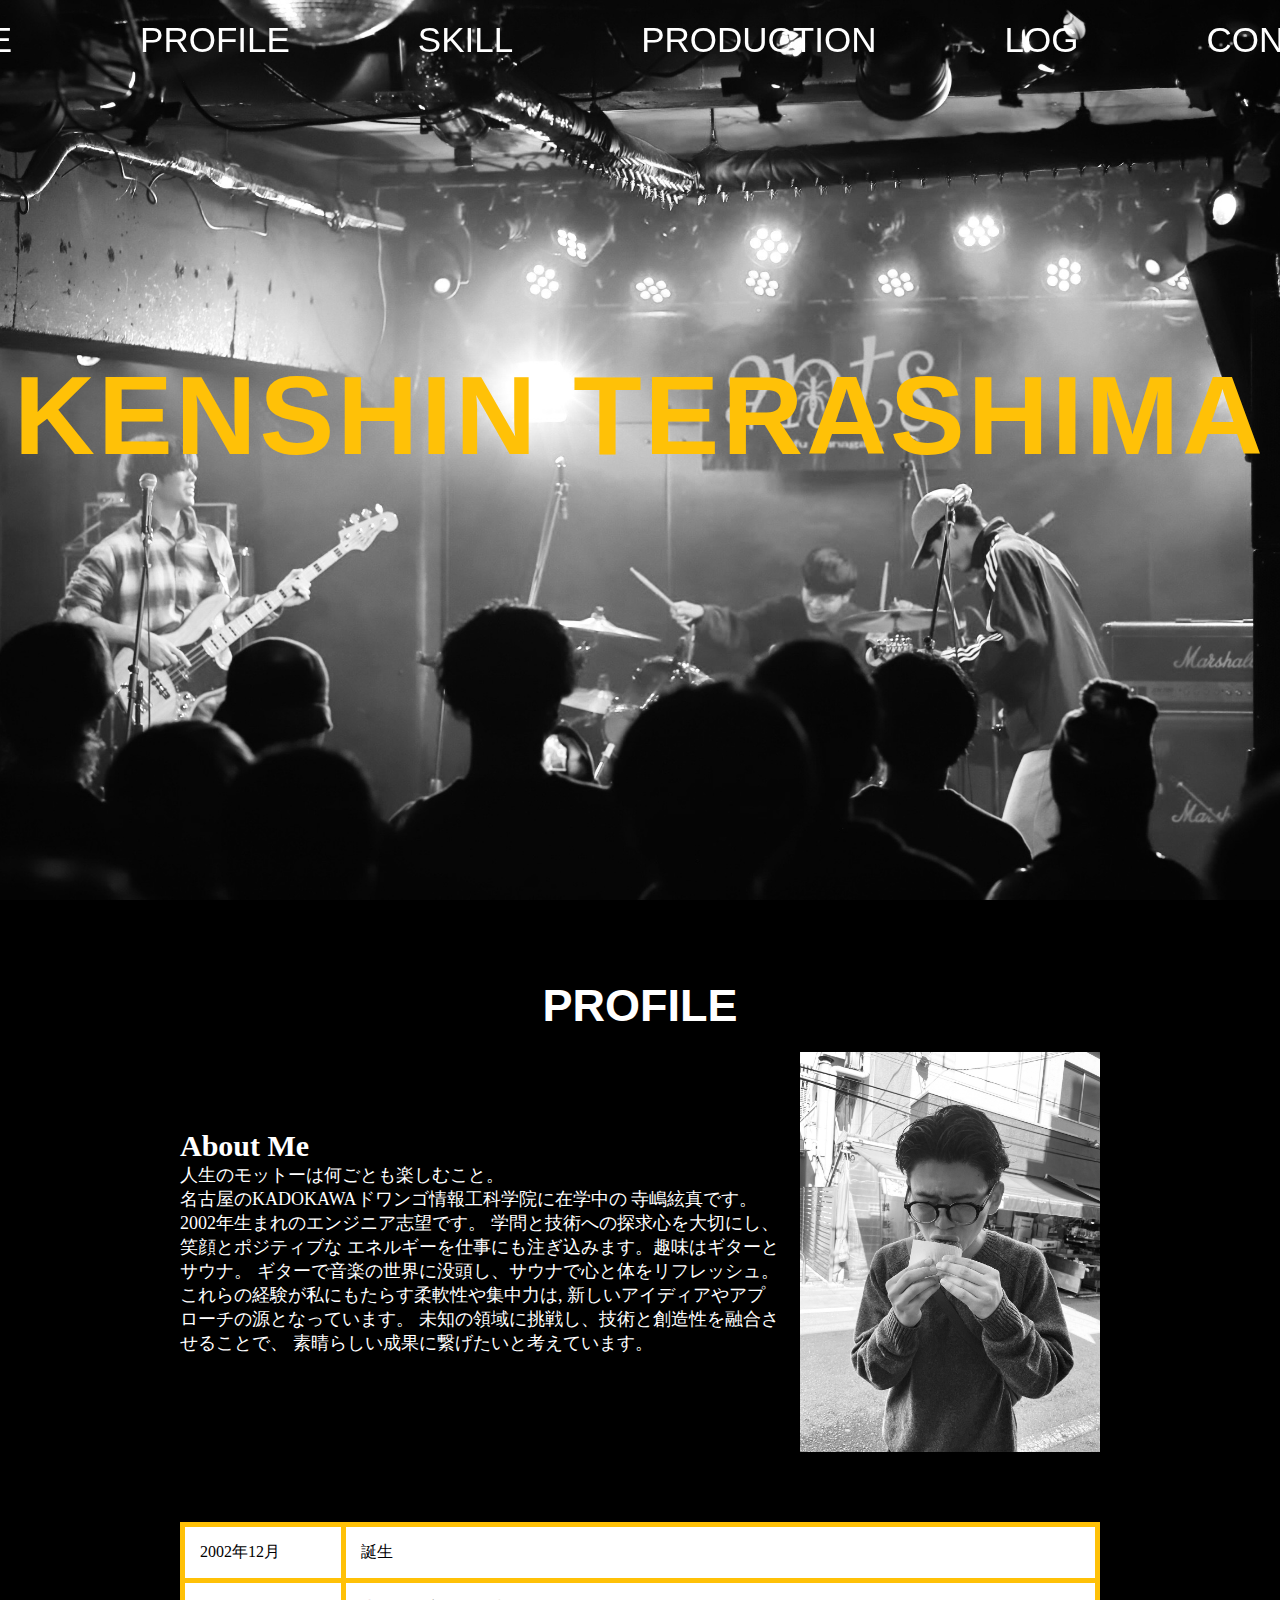
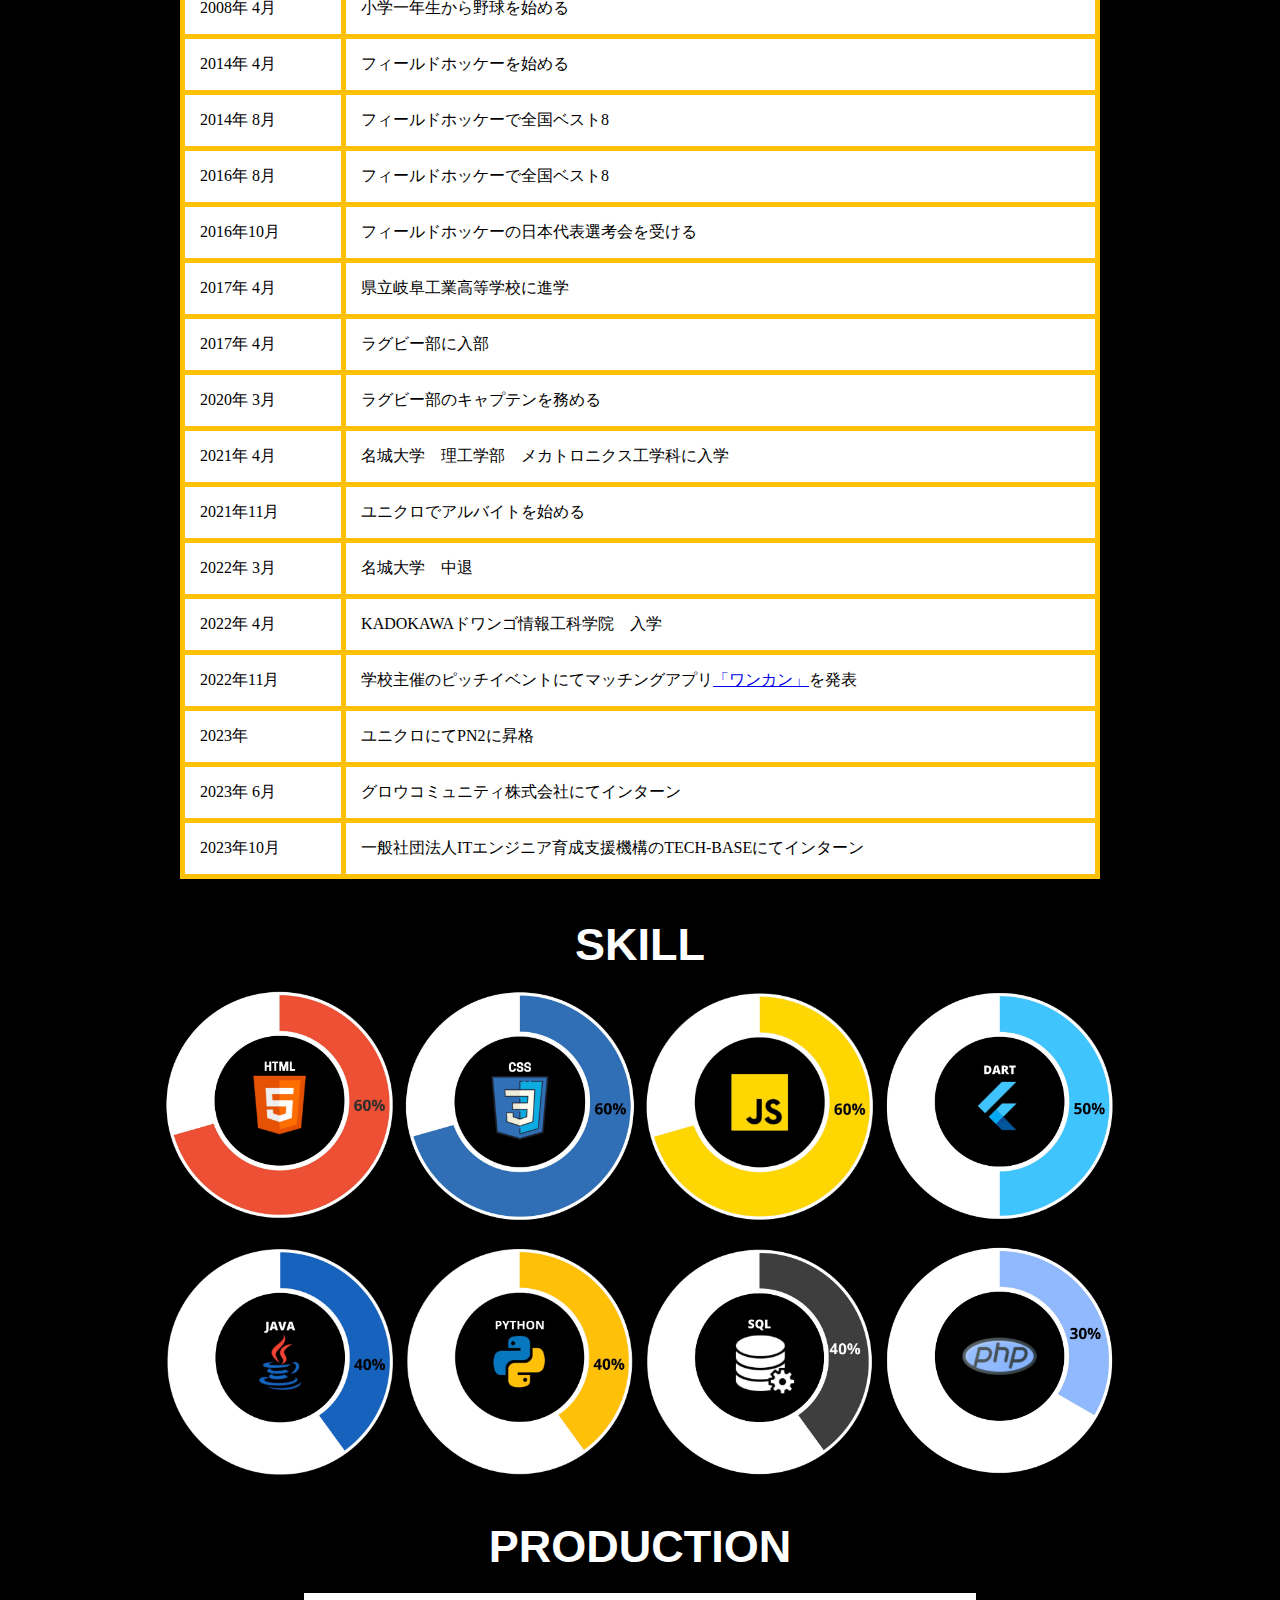
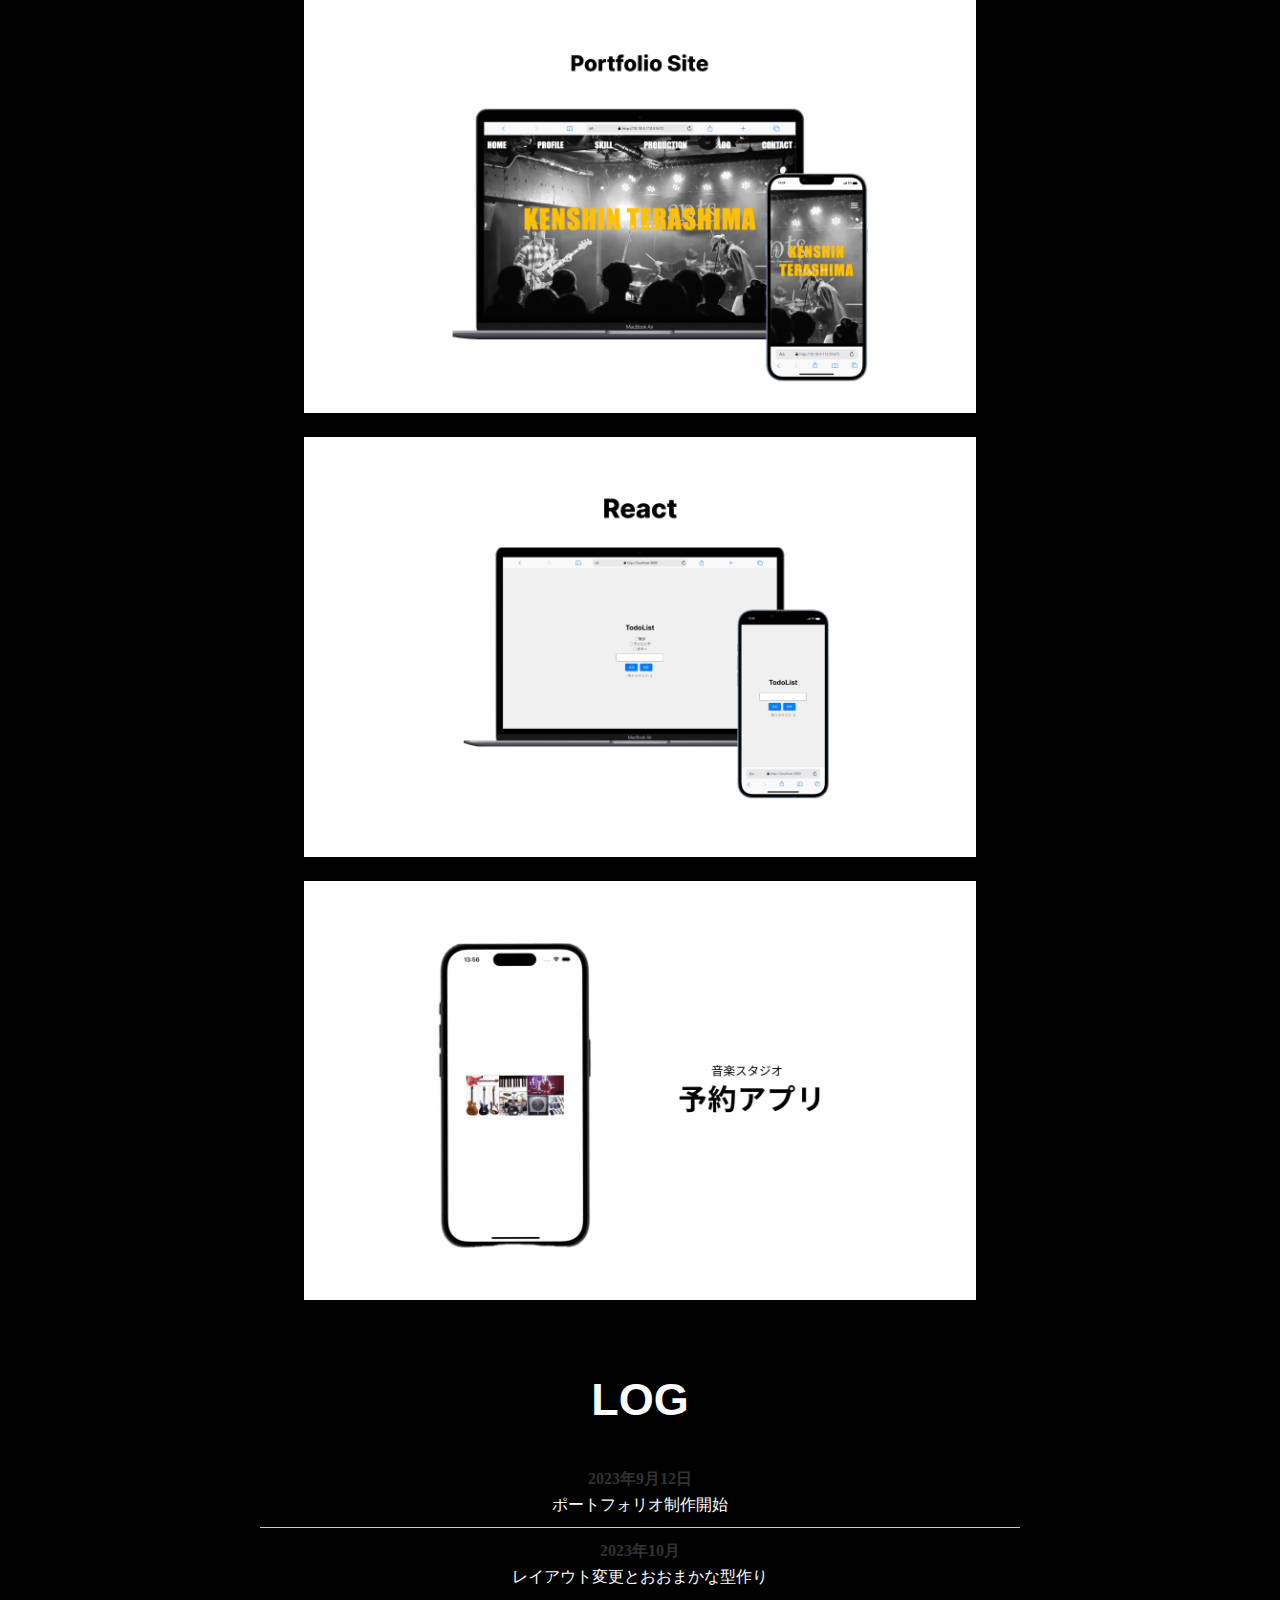
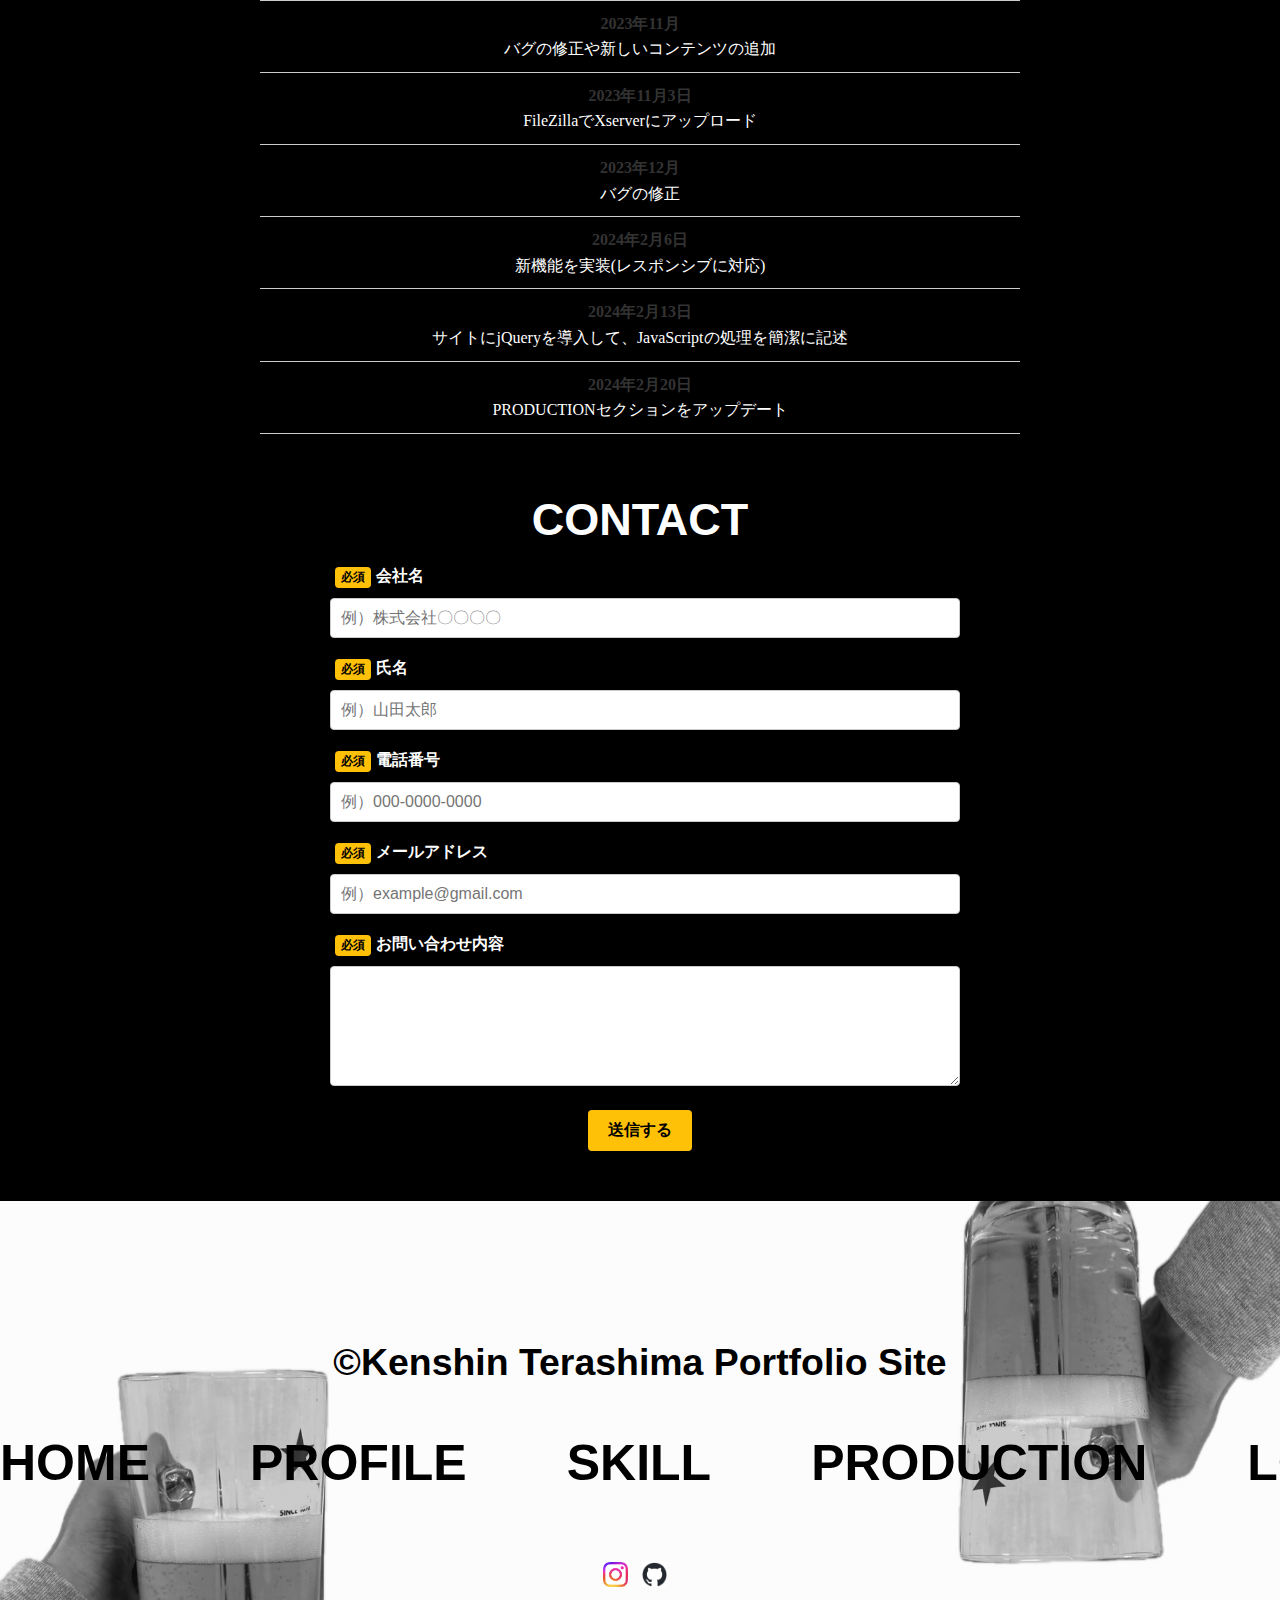
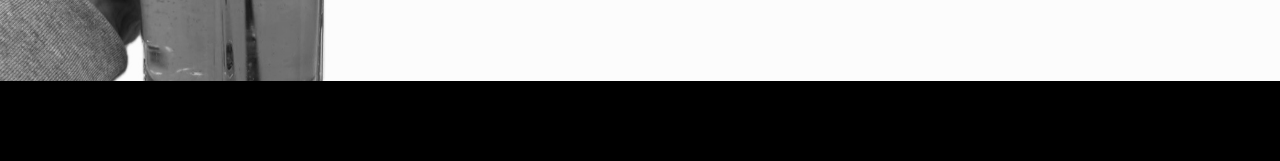
<file: index.html>
<!DOCTYPE html>
<html lang="ja">
<head>
    <meta charset="UTF-8">
    <meta name="viewport" content="width=device-width, initial-scale=1.0">
    <link rel="icon" type="image/jpeg" href="images/けんしんくんのコラージュ.jpeg">
    <script src="https://ajax.googleapis.com/ajax/libs/jquery/3.4.1/jquery.min.js"></script>
    <link rel="stylesheet" href="style.css">
    <script type="text/javascript" src="script.js"></script>
    <title>Kenshin Terashima</title>
</head>
<body>

    
    <!-------------------------------- ここからheader ------------------------------------------------------------>


    <header class="fixed-header">
        <div class="box box-nav">
            <ul class="inner-nav">
                <li class="menu"><a href="#Main">HOME</a></li>
                <li class="menu"><a href="#Kenshin-Profile">PROFILE</a></li>
                <li class="menu"><a href="#Kenshin-Skill">SKILL</a></li>
                <li class="menu"><a href="#Kenshin-Production">PRODUCTION</a></li>
                <li class="menu"><a href="#Kenshin-Log">LOG</a></li>
                <li class="menu"><a href="#contact-form">CONTACT</a></li>
            </ul>
        </div>
        <!-- ハンバーガーメニューの中身 -->
        <div class="hamburger">
            <div class="btn-gNav">
                <span></span>
                <span></span>
                <span></span>
            </div>
            <nav class="gNav">
                <ul class="gNav-menu">
                    <li class="menu"><a href="#Main">Main</a></li>
                    <li class="menu"><a href="#Kenshin-Profile">PROFILE</a></li>
                    <li class="menu"><a href="#Kenshin-Skill">SKILL</a></li>
                    <li class="menu"><a href="#Kenshin-Production">PRODUCTION</a></li>
                    <li class="menu"><a href="#Kenshin-Log">LOG</a></li>
                    <li class="menu"><a href="#contact-form">CONTACT</a></li>
                </ul>
            </nav>
        </div>
    </header>


    <!-------------------------------- ここからファーストビュー ------------------------------------------------------------>


    <main id="Main">
        <h1>KENSHIN TERASHIMA</h1>
    </main>

<!-------------------------------- ここからPROFILE ------------------------------------------------------------>

<section id="Kenshin-Profile" class="PROFILE">
  <h2 class="section_title">PROFILE</h2>
  <div class="Profile">
    <div class="Text_Profile">
        <h2>About Me</h2>
        <p>
            人生のモットーは何ごとも楽しむこと。<br>
            名古屋のKADOKAWAドワンゴ情報工科学院に在学中の
            寺嶋絃真です。2002年生まれのエンジニア志望です。
            学問と技術への探求心を大切にし、笑顔とポジティブな
            エネルギーを仕事にも注ぎ込みます。趣味はギターとサウナ。
            ギターで音楽の世界に没頭し、サウナで心と体をリフレッシュ。
            これらの経験が私にもたらす柔軟性や集中力は,
            新しいアイディアやアプローチの源となっています。
            未知の領域に挑戦し、技術と創造性を融合させることで、
            素晴らしい成果に繋げたいと考えています。
        </p>
    </div>
    <img src="images/SENDAI_Me.jpg">
  </div>
</section>


<!-------------------------------- ここからMY HISTORY ------------------------------------------------------------>

    <div class="History">
      <table>
        <tr>
            <td>2002年12月</td>
            <td>誕生</td>
        </tr>
        <tr>
            <td>2008年 4月</td>
            <td>小学一年生から野球を始める</td>
        </tr>
        <tr>
            <td>2014年 4月</td>
            <td>フィールドホッケーを始める</td>
        </tr>
        <tr>
            <td>2014年 8月</td>
            <td>フィールドホッケーで全国ベスト8</td>
        </tr>
        <tr>
            <td>2016年 8月</td>
            <td>フィールドホッケーで全国ベスト8</td>
        </tr>
        <tr>
            <td>2016年10月</td>
            <td>フィールドホッケーの日本代表選考会を受ける</td>
        </tr>
        <tr>
            <td>2017年 4月</td>
            <td>県立岐阜工業高等学校に進学</td>
        </tr>
        <tr>
            <td>2017年 4月</td>
            <td>ラグビー部に入部</td>
        </tr>
        <tr>
            <td>2020年 3月</td>
            <td>ラグビー部のキャプテンを務める</td>
        </tr>
        <tr>
            <td>2021年 4月</td>
            <td>名城大学　理工学部　メカトロニクス工学科に入学</td>
        </tr>
        <tr>
            <td>2021年11月</td>
            <td>ユニクロでアルバイトを始める</td>
        </tr>
        <tr>
            <td>2022年 3月</td>
            <td>名城大学　中退</td>
        </tr>
        <tr>
            <td>2022年 4月</td>
            <td>KADOKAWAドワンゴ情報工科学院　入学</td>
        </tr>
        <tr>
            <td>2022年11月</td>
            <td>学校主催のピッチイベントにてマッチングアプリ<a href="images/Wankan_寺田寺嶋.pdf" target="_blank" class="Wankan">「ワンカン」</a>を発表</td>
        </tr>
        <tr>
            <td>2023年</td>
            <td>ユニクロにてPN2に昇格</td>
        </tr>
        <tr>
            <td>2023年 6月</td>
            <td>グロウコミュニティ株式会社にてインターン</td>
        </tr>
        <tr>
            <td>2023年10月</td>
            <td>一般社団法人ITエンジニア育成支援機構のTECH-BASEにてインターン</td>
        </tr>
    </table>
    </div>
</section>

<!-- ------------------------------SKILL--------------------------- -->

<section id="Kenshin-Skill" class="SKILL">
    <h2 class="section_title">SKILL</h2>
    <div class="Skill-images">
            <div class="skill-info">
                <img src="images/HTML.jpg" alt="HTML" class="HTML-image">
                <div class="mask">
                    <div class="caption">このサイトの制作に使用しています。</div>
                </div>
            </div>

            <div class="skill-info">
                <img src="images/CSS.jpg" alt="HTML" class="HTML-image">
                <div class="mask">
                    <div class="caption">このサイトの制作に使用しています。</div>
                </div>
            </div>

            <div class="skill-info">
                <img src="images/JS.jpg" alt="JS" class="JS-image">
                <div class="mask">
                    <div class="caption">このサイトの制作に使用しています。</div>
                </div>
            </div>

            <div class="skill-info">
                <img src="images/Dart.jpg" alt="Dart" class="Dart-image">
                <div class="mask">
                    <div class="caption">
                        個人制作としてiosアプリの開発を行っております。
                        次のセクションにて紹介してあります。
                    </div>
                </div>
            </div>

            <div class="skill-info">
                <img src="images/Java.jpg" alt="Java" class="Java-image">
                <div class="mask">
                    <div class="caption">
                        3ヶ月間、グロウコミュニティ株式会社にてインターンを行いました。
                        Javaのカリキュラムを終わらせ、ログイン機能などを実装しました。
                    </div>
                </div>
            </div>

            <div class="skill-info">
                <img src="images/Python.jpg" alt="Python" class="Python-image">
                <div class="mask">
                    <div class="caption">
                        専門学校での授業とpaizaのスキルチェックはpythonを使っています。
                        実務経験はありません。
                    </div>
                </div>
            </div>

            <div class="skill-info">
                <img src="images/SQL.jpg" alt="SQL" class="SQL-image">
                <div class="mask">
                    <div class="caption">グロウコミュニティ株式会社のインターンの際にDBを紐付けた実装を行いました。</div>
                </div>
            </div>

            <div class="skill-info">
                <img src="images/php.jpg" alt="php" class="php-image">
                <div class="mask">
                    <div class="caption">
                        このサイトの最下部のコンタクトフォームに使用しています。
                    </div>
                </div>
            </div>
    </div>

</section>


<!-------------------------------- ここからPRODUCTION ------------------------------------------------------------>


<section id="Kenshin-Production" class="PRODUCTION">
    <h2 class="section_title">PRODUCTION</h2>

    <div class="Production_List">

        <div class="PortFolio the-img">
            <img src="images/Portfolio_Site_image.jpg" alt="Portfolio_Site_image">
            <div class="hover-mask">
                <p class="about"><a href="../About_PortFolio/PortfolioSite.html">
                    詳しく見る
                </a></p>
            </div>
        </div>

        
        <div class="React_App the-img">
            <img src="images/React_App_todoList.jpg" alt="React_App">
            <div class="hover-mask">
                <p class="about"><a href="/About_React_App/React_App.html">
                    詳しく見る
                </a></p>
            </div>
        </div>

        <div class="Flutter_App the-img">
            <img src="images/Flutter_App_KSG.jpg" alt="Flutter_App">
            <div class="hover-mask">
                <p class="about"><a href="/About_Flutter_App/Flutter_App.html">
                    詳しく見る
                </a></p>
            </div>
        </div>

    </div>

</section>


<!-- ------------------------------ここからLOG--------------------------------- -->

<section id="Kenshin-Log" class="LOG">

    <h2 class="section_title">LOG</h2>
        <div class="update">
          <span class="date">2023年9月12日</span>
          <p>ポートフォリオ制作開始</p>
        </div>

        <div class="update">
          <span class="date">2023年10月</span>
          <p>レイアウト変更とおおまかな型作り</p>
        </div>

	    <div class="update">
          <span class="date">2023年11月</span>
          <p>バグの修正や新しいコンテンツの追加</p>
        </div>

        <div class="update">
          <span class="date">2023年11月3日</span>
          <p>FileZillaでXserverにアップロード</p>
        </div>

        <div class="update">
            <span class="date">2023年12月</span>
            <p>バグの修正</p>
          </div>

        <div class="update">
          <span class="date">2024年2月6日</span>
          <p>新機能を実装(レスポンシブに対応)</p>
        </div>

        <div class="update">
            <span class="date">2024年2月13日</span>
            <p>サイトにjQueryを導入して、JavaScriptの処理を簡潔に記述</p>
        </div>  
        
        <div class="update">
            <span class="date">2024年2月20日</span>
            <p>PRODUCTIONセクションをアップデート</p>
        </div>
        
    </div>

</section>

<!-------------------------------- ここからお問い合わせフォーム ------------------------------------------------------------>

<form id="contact-form" action="send-email.php" method="post" onsubmit="return submitForm()">

    <h2 class="section_title">CONTACT</h2>
    <div class="Form-Item">
      <p class="Form-Item-Label">
        <span class="Form-Item-Label-Required">必須</span>会社名
      </p>
      <input type="text" class="Form-Item-Input" placeholder="例）株式会社〇〇〇〇" name="companyName">
    </div>
    <div class="Form-Item">
      <p class="Form-Item-Label"><span class="Form-Item-Label-Required">必須</span>氏名</p>
      <input type="text" class="Form-Item-Input" placeholder="例）山田太郎" name="name">
    </div>
    <div class="Form-Item">
      <p class="Form-Item-Label"><span class="Form-Item-Label-Required">必須</span>電話番号</p>
      <input type="text" class="Form-Item-Input" placeholder="例）000-0000-0000" name="phoneNumber">
    </div>
    <div class="Form-Item">
      <p class="Form-Item-Label"><span class="Form-Item-Label-Required">必須</span>メールアドレス</p>
      <input type="email" class="Form-Item-Input" placeholder="例）example@gmail.com" name="email">
    </div>
    <div class="Form-Item">
      <p class="Form-Item-Label isMsg"><span class="Form-Item-Label-Required">必須</span>お問い合わせ内容</p>
      <textarea class="Form-Item-Textarea" name="message"></textarea>
    </div>
    <input type="submit" class="Form-Btn" value="送信する">
</form>

<div id="confirmation-message" style="display: none;">送信が完了しました</div>


<!-- 送信した後に、サンクスページの作成をする -->


<!-------------------------------- ここからFooter ------------------------------------------------------------>

<footer>
    <div class="footer-content">

        <div class="site-name">
            <h3><a href="#">©Kenshin Terashima Portfolio Site</a></h3>
        </div>


        <div class="footer-menu">
            <ul>
                <li><a href="#Main">HOME</a></li>
                <li><a href="#Kenshin-Profile">PROFILE</a></li>            
                <li><a href="#Kenshin-Skill">SKILL</a></li>
                <li><a href="#Kenshin-Production">PRODUCTION</a></li>
                <li><a href="#Kenshin-Log">LOG</a></li>
                <li><a href="#contact-form">CONTACT</a></li>

                <li><a href="#Main">HOME</a></li>
                <li><a href="#Kenshin-Profile">PROFILE</a></li>
                <li><a href="#Kenshin-Skill">SKILL</a></li>
                <li><a href="#Kenshin-Production">PRODUCTION</a></li>
                <li><a href="#Kenshin-Log">LOG</a></li>
                <li><a href="#contact-form">CONTACT</a></li>

                <li><a href="#Main">HOME</a></li>
                <li><a href="#Kenshin-Profile">PROFILE</a></li>
                <li><a href="#Kenshin-Skill">SKILL</a></li>
                <li><a href="#Kenshin-Production">PRODUCTION</a></li>
                <li><a href="#Kenshin-Log">LOG</a></li>
                <li><a href="#contact-form">CONTACT</a></li>
             </ul>
        </div>


       <div class="icon-list">
        <ul>
            <!-- <li><a href="https://twitter.com" target="_blank"><img src="images/logo-black.jpg" alt="X-icon"></a></li> -->
            <li><a href="https://www.instagram.com/__t.kenshin.__/" target=”_blank”><img src="images/Instagram_Glyph_Gradient.jpg" alt="Instagram-icon"></a></li>
            <li><a href="https://github.com/KenshinTerasima" target="_blank"><img src="images/github-mark.jpg" alt="GitHub-icon"></a></li>
        </ul>
       </div>

    </div>
</footer>


</div>
</body>
</html>
</file>
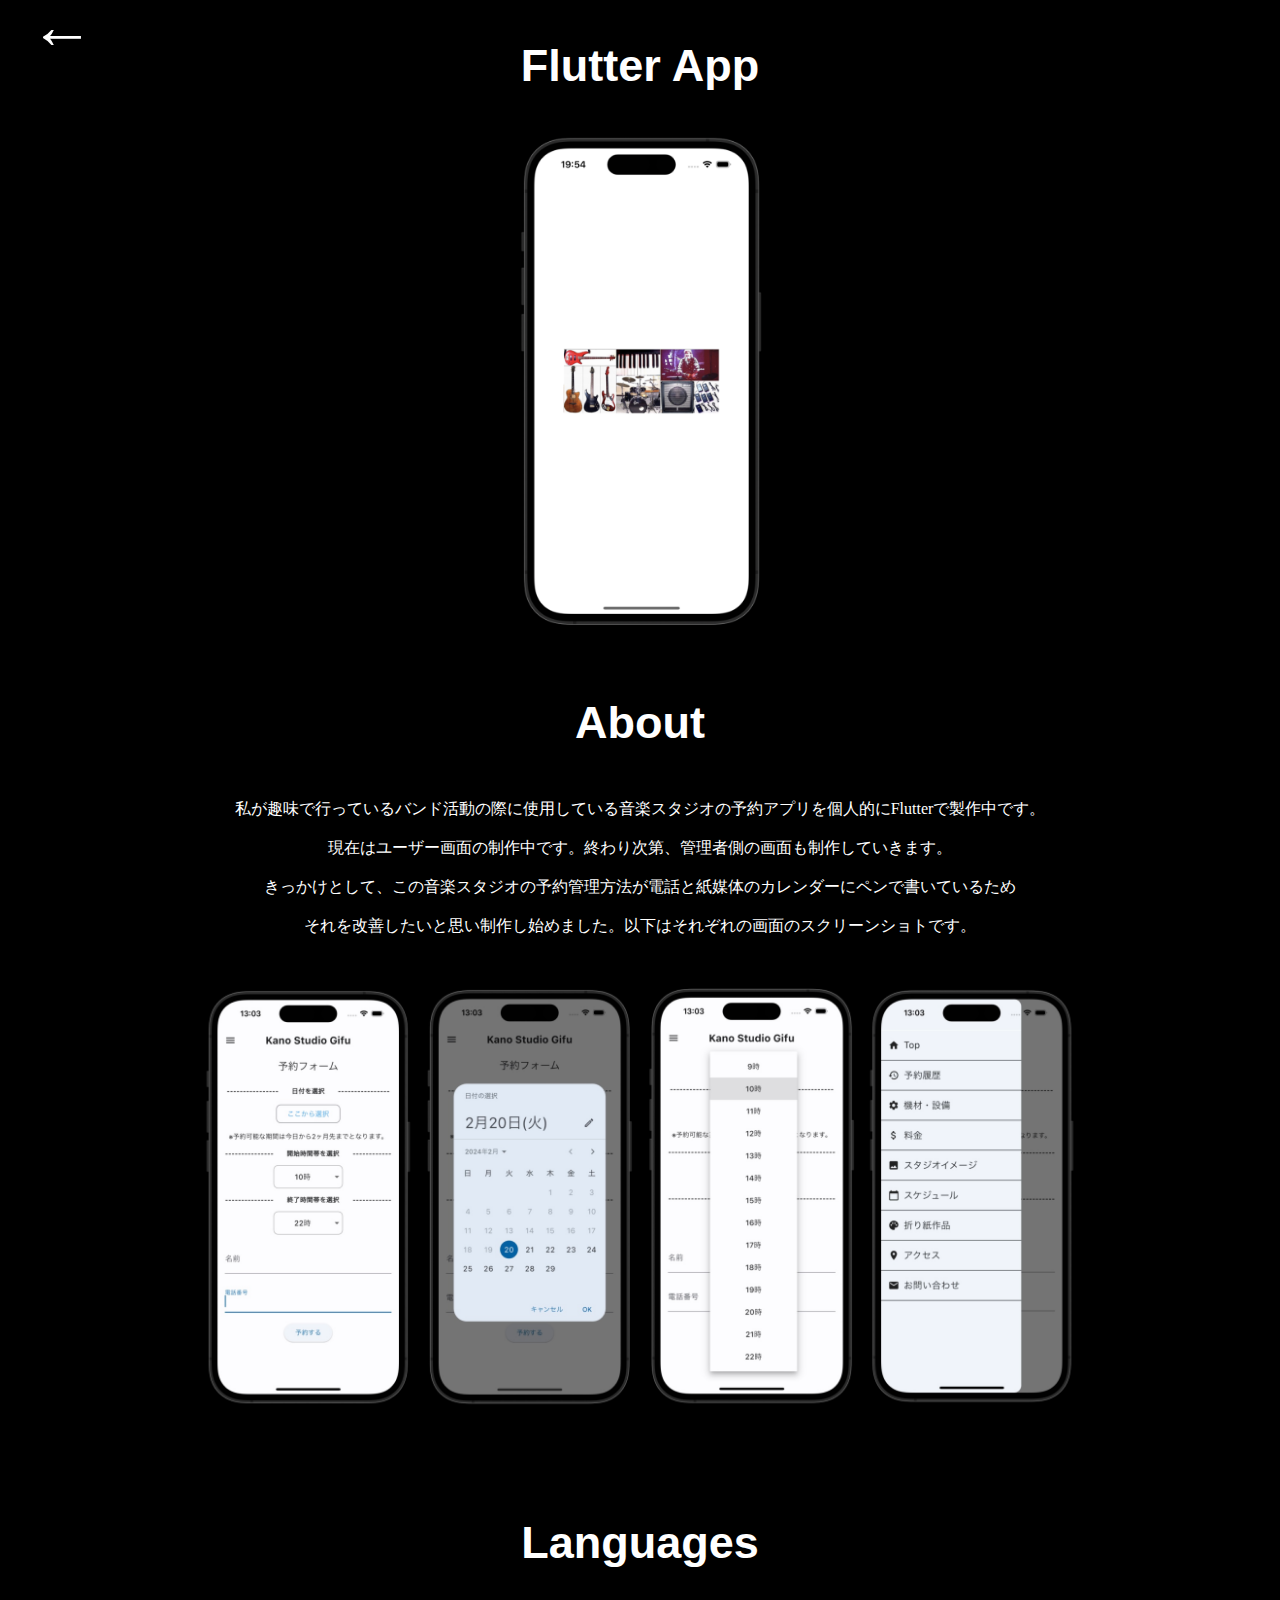
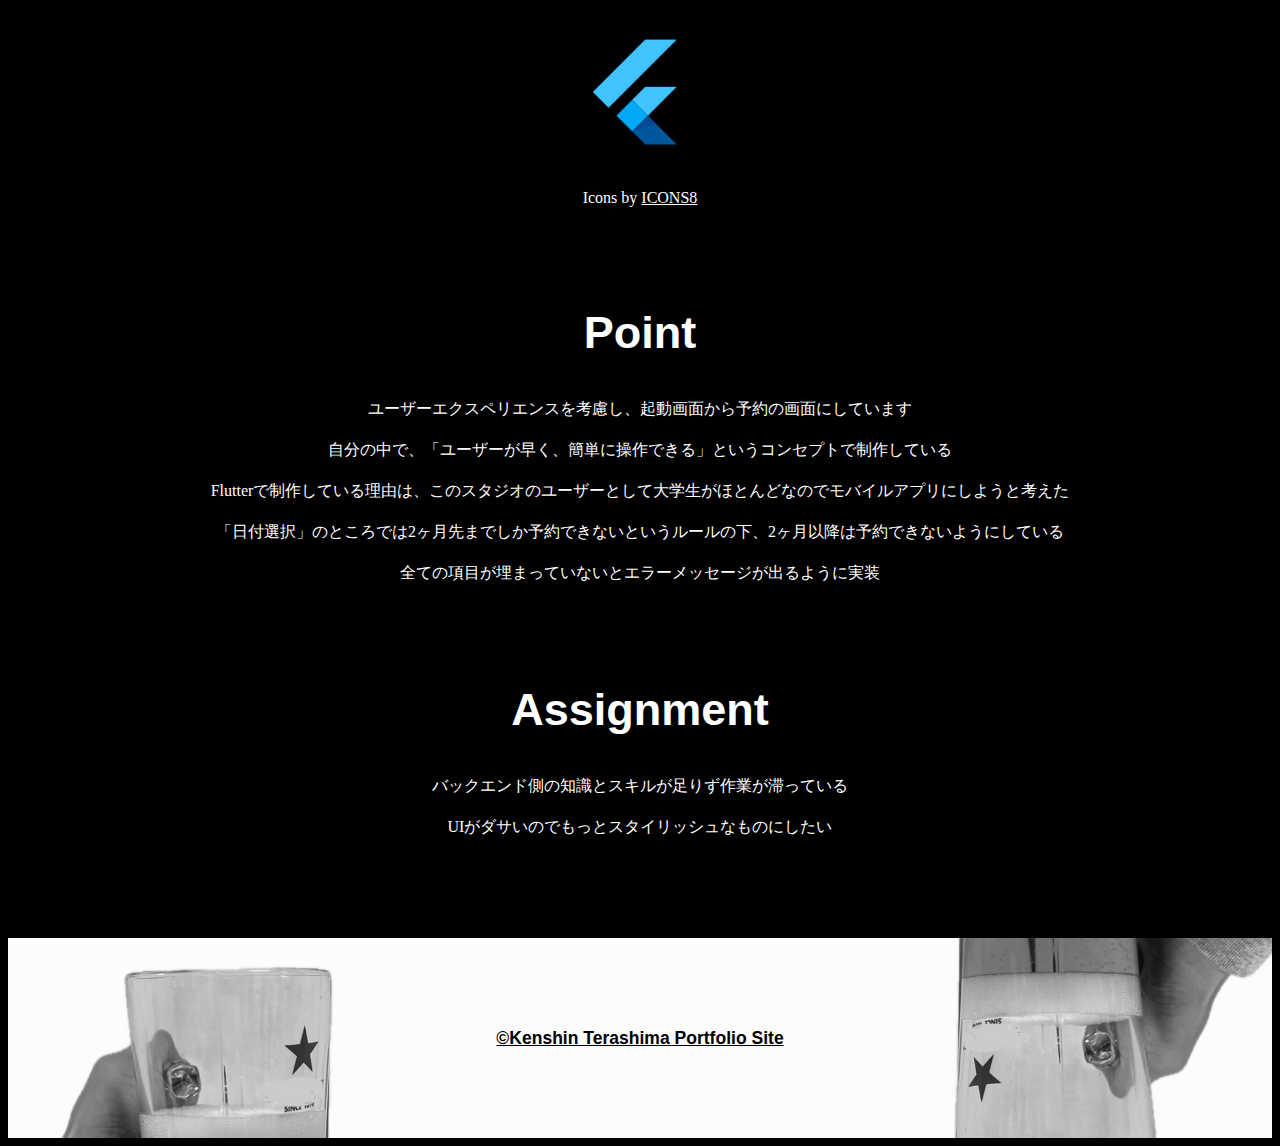
<file: About_Flutter_App/Flutter_App.html>
<!DOCTYPE html>
<html lang="ja">
<head>
    <meta charset="UTF-8">
    <meta name="viewport" content="width=device-width, initial-scale=1.0">
    <link rel="stylesheet" href="Flutter_App.css">
    <title>About Flutter App</title>
</head>
<body>

    <div class="back">
        <a href="../index.html#Kenshin-Production">←</a>
    </div>


<!-- ---------------------------main---------------------- -->
    <section class="main">
        <h2 class="section_title">Flutter App</h2>
        <div class="Images">
            <img src="images/App_Start.jpg" alt="アプリ画像">
        </div>
    </section>

<!-------------------------------about--------------------->
    <section class="about">
        <h2 class="section_title">About</h2>
        <p>私が趣味で行っているバンド活動の際に使用している音楽スタジオの予約アプリを個人的にFlutterで製作中です。<br><br>
            現在はユーザー画面の制作中です。終わり次第、管理者側の画面も制作していきます。<br><br>
            きっかけとして、この音楽スタジオの予約管理方法が電話と紙媒体のカレンダーにペンで書いているため<br><br>
            それを改善したいと思い制作し始めました。以下はそれぞれの画面のスクリーンショトです。
        </p>

        <img src="images/Flutter_App_images.jpg" alt="アプリ概要">
    </section>

<!--------------------------- languages----------------------->
    <section class="languages">
        <h2 class="section_title">Languages</h2>
            <img src="images/Dart-icon.jpg" alt="使用技術アイコン">
            <p>Icons by <a href="https://icons8.jp/icons">ICONS8</a></p>
    </section>

<!---------------------------point----------------------->
<section class="point">
    <h2 class="section_title">Point</h2>
    <div class="points">

        <li>ユーザーエクスペリエンスを考慮し、起動画面から予約の画面にしています</li>
        <li>自分の中で、「ユーザーが早く、簡単に操作できる」というコンセプトで制作している</li>
        <li>Flutterで制作している理由は、このスタジオのユーザーとして大学生がほとんどなのでモバイルアプリにしようと考えた</li>
        <li>「日付選択」のところでは2ヶ月先までしか予約できないというルールの下、2ヶ月以降は予約できないようにしている</li>
        <li>全ての項目が埋まっていないとエラーメッセージが出るように実装</li>
        
       
    </div>  
</section>   


<!-----------------------------------------assignment--------------------------  -->
<section class="assignment">
    <h2 class="section_title">Assignment</h2>
    <div class="assignments">
        <li>バックエンド側の知識とスキルが足りず作業が滞っている</li>
        <li>UIがダサいのでもっとスタイリッシュなものにしたい</li>
    </div>
</section>


<footer>
    <div class="footer-content">

        <div class="site-name">
            <h3><a href="#">©Kenshin Terashima Portfolio Site</a></h3>
        </div>

    </div>
</footer>    

</body>
</html>
</file>
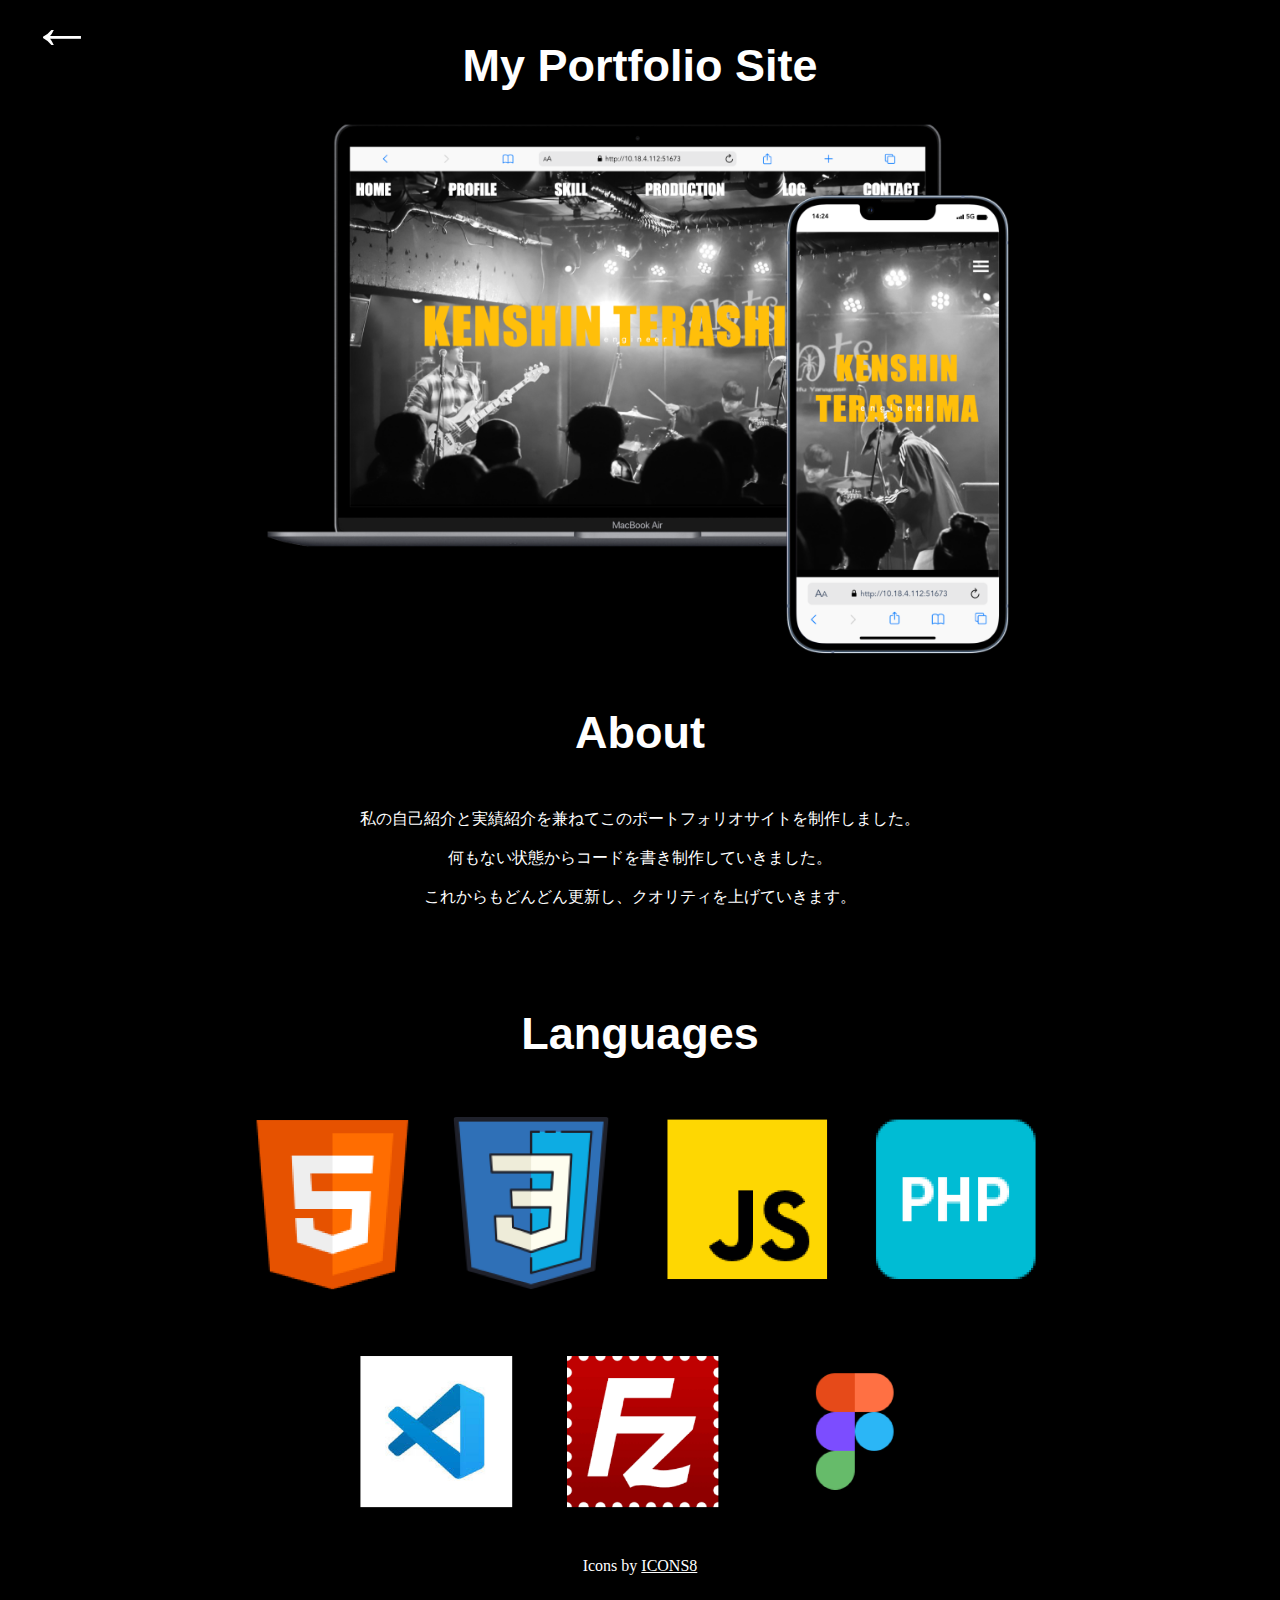
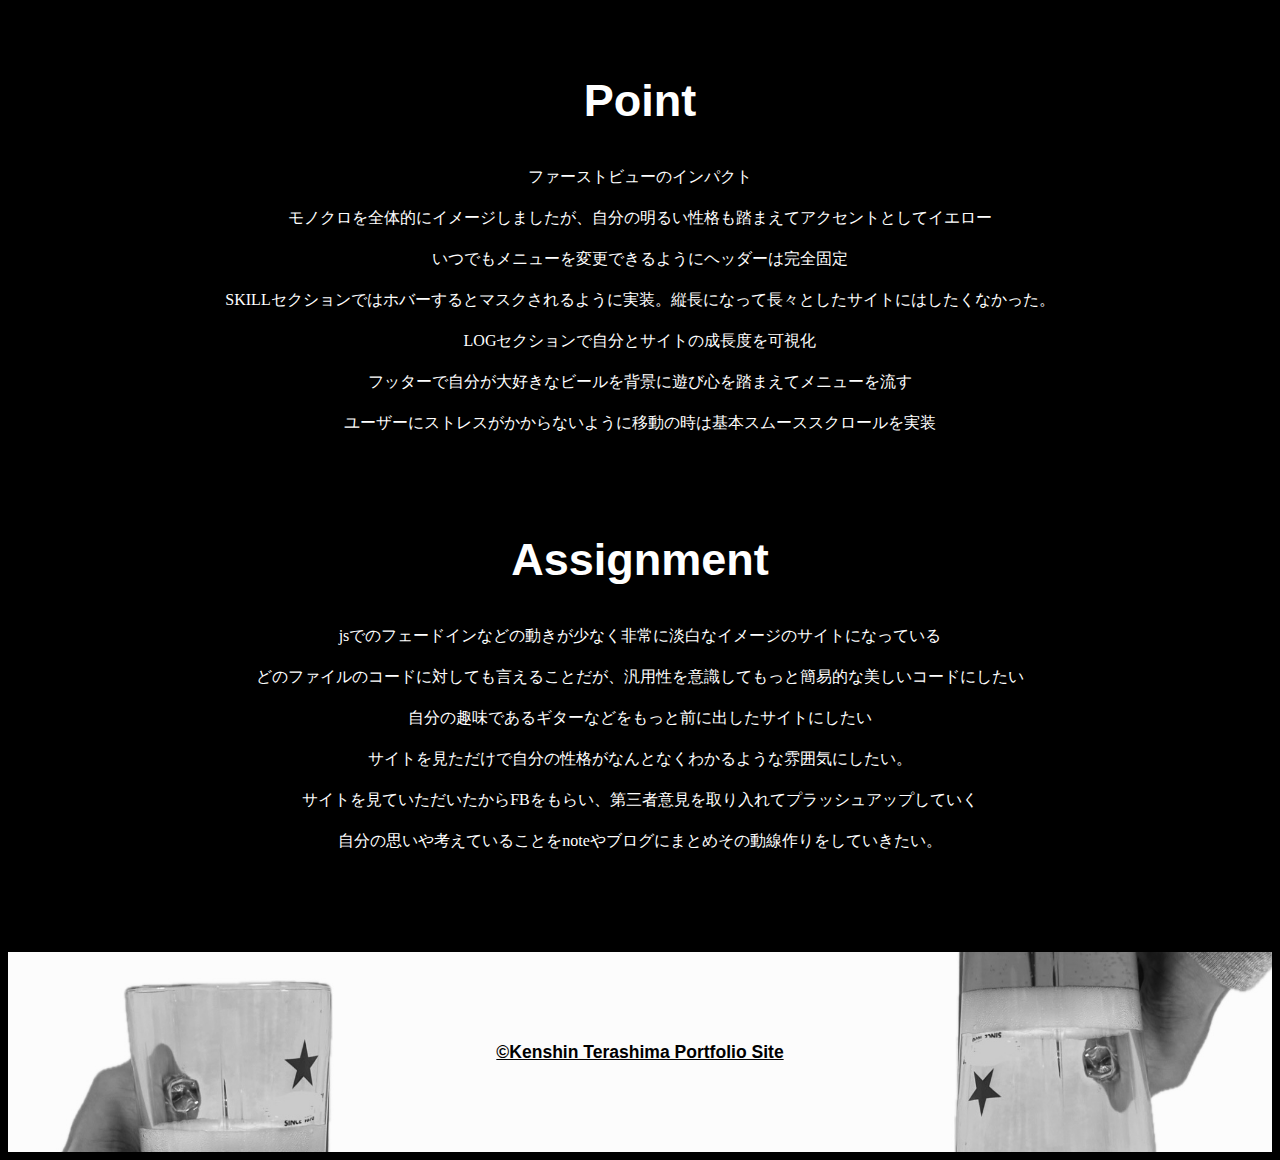
<file: About_PortFolio/PortfolioSite.html>
<!DOCTYPE html>
<html lang="ja">
<head>
    <meta charset="UTF-8">
    <meta name="viewport" content="width=device-width, initial-scale=1.0">
    <link rel="stylesheet" href="PortfolioSite.css">
    <title>About PortFolio Site</title>
</head>
<body>

    <div class="back">
        <a href="../index.html#Kenshin-Production">←</a>
    </div>


<!-- ---------------------------main---------------------- -->
    <section class="main">
        <h2 class="section_title">My Portfolio Site</h2>
        <div class="Images">
            <img src="images/PortFolio_Images.jpg" alt="ポートフォリオイメージ">
        </div>
    </section>

<!-------------------------------about--------------------->
    <section class="about">
        <h2 class="section_title">About</h2>
        <p>私の自己紹介と実績紹介を兼ねてこのポートフォリオサイトを制作しました。<br><br>
            何もない状態からコードを書き制作していきました。<br><br>
            これからもどんどん更新し、クオリティを上げていきます。
        </p>
    </section>

<!--------------------------- languages----------------------->
    <section class="languages">
        <h2 class="section_title">Languages</h2>
            <img src="images/Icons.jpg" alt="使用技術アイコン">
            <p>Icons by <a href="https://icons8.jp/icons">ICONS8</a></p>
    </section>

<!---------------------------point----------------------->
<section class="point">
    <h2 class="section_title">Point</h2>
    <div class="points">

        <li>ファーストビューのインパクト</li>
        <li>モノクロを全体的にイメージしましたが、自分の明るい性格も踏まえてアクセントとしてイエロー</li>
        <li>いつでもメニューを変更できるようにヘッダーは完全固定</li>
        <li>SKILLセクションではホバーするとマスクされるように実装。縦長になって長々としたサイトにはしたくなかった。</li>
        <li>LOGセクションで自分とサイトの成長度を可視化</li>
        <li>フッターで自分が大好きなビールを背景に遊び心を踏まえてメニューを流す</li>
        <li>ユーザーにストレスがかからないように移動の時は基本スムーススクロールを実装</li>
       
    </div>  
</section>   


<!-----------------------------------------assignment--------------------------  -->
<section class="assignment">
    <h2 class="section_title">Assignment</h2>
    <div class="assignments">
        <li>jsでのフェードインなどの動きが少なく非常に淡白なイメージのサイトになっている</li>
        <li>どのファイルのコードに対しても言えることだが、汎用性を意識してもっと簡易的な美しいコードにしたい</li>
        <li>自分の趣味であるギターなどをもっと前に出したサイトにしたい</li>
        <li>サイトを見ただけで自分の性格がなんとなくわかるような雰囲気にしたい。</li>
        <li>サイトを見ていただいたからFBをもらい、第三者意見を取り入れてプラッシュアップしていく</li>
        <li>自分の思いや考えていることをnoteやブログにまとめその動線作りをしていきたい。</li>
    </div>
</section>


<footer>
    <div class="footer-content">

        <div class="site-name">
            <h3><a href="#">©Kenshin Terashima Portfolio Site</a></h3>
        </div>

    </div>
</footer>    

</body>
</html>
</file>
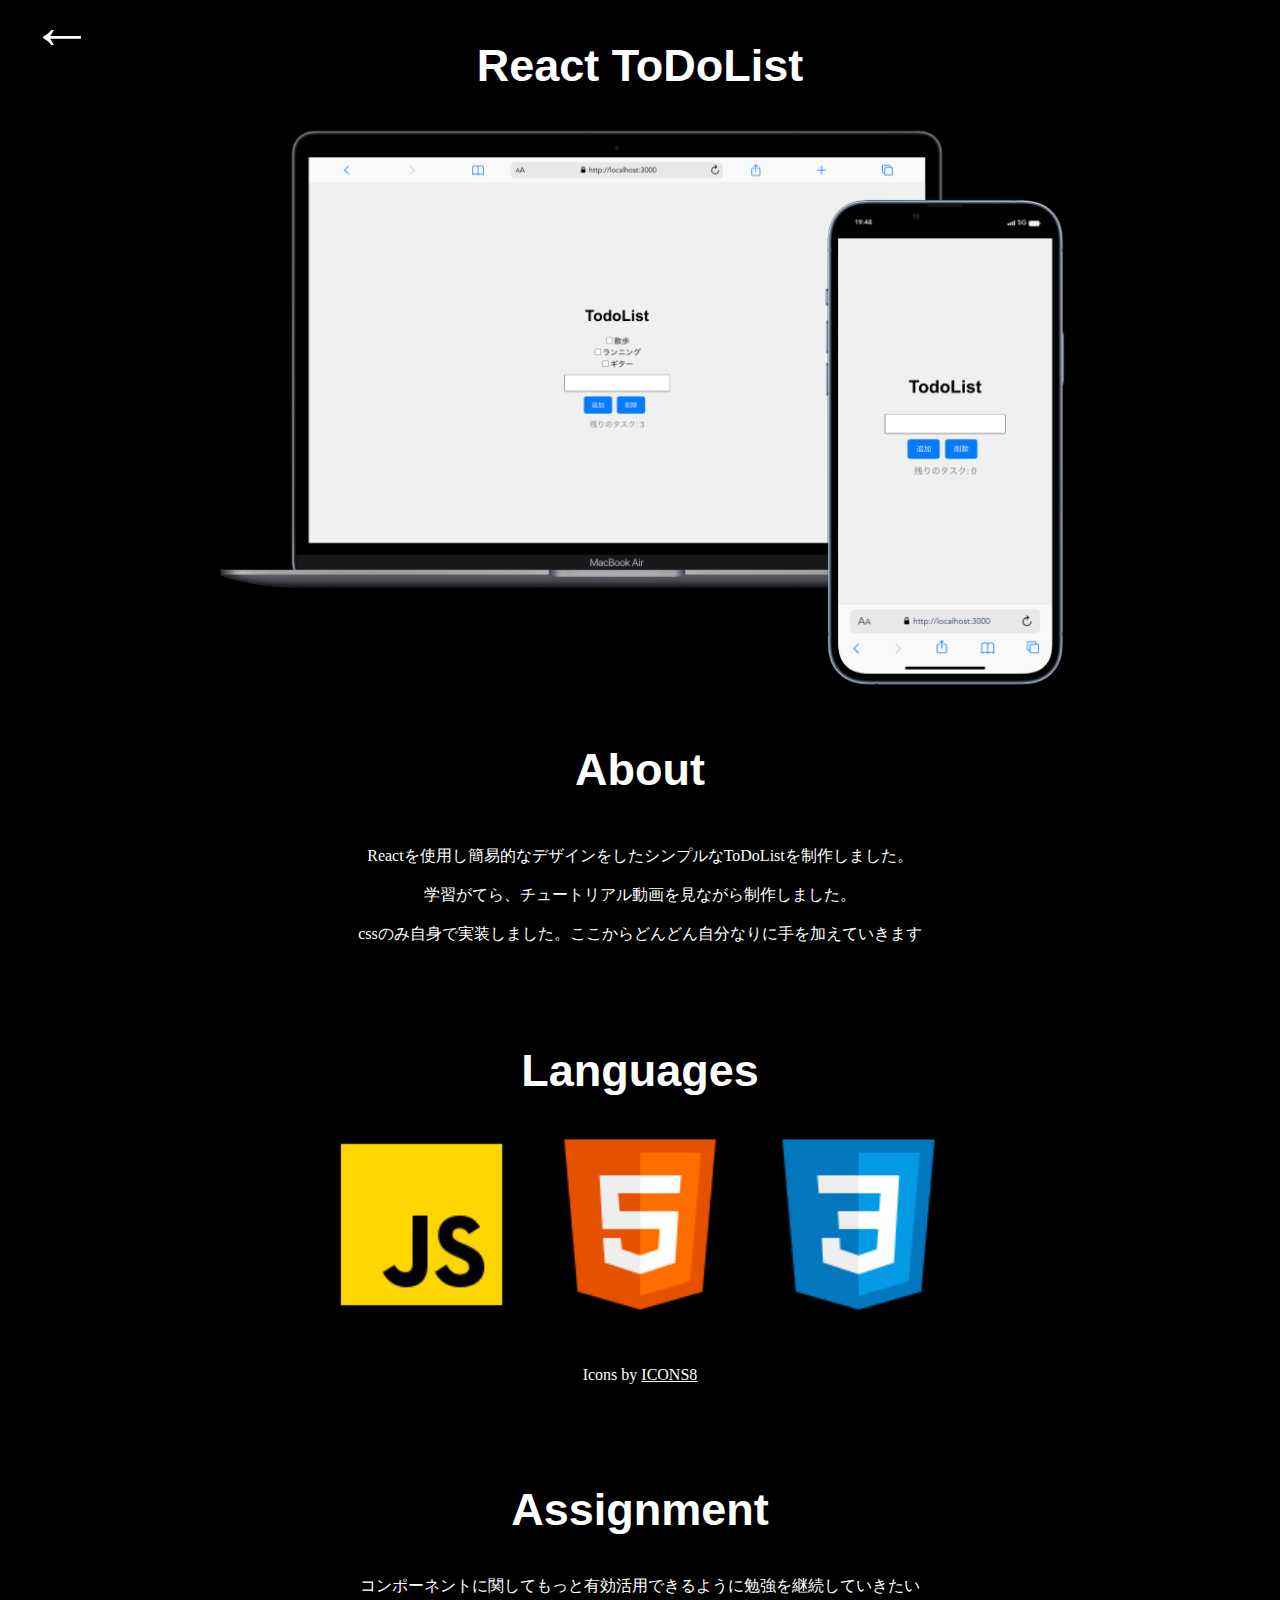
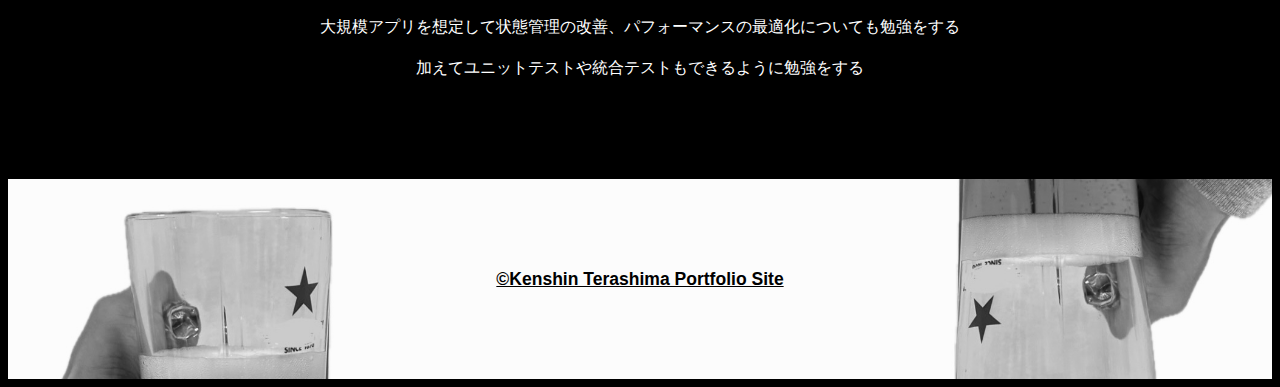
<file: About_React_App/React_App.html>
<!DOCTYPE html>
<html lang="ja">
<head>
    <meta charset="UTF-8">
    <meta name="viewport" content="width=device-width, initial-scale=1.0">
    <link rel="icon" type="image/jpeg" href="imaegs/react-icon.jpg">
    <link rel="stylesheet" href="React_App.css">
    <title>React ToDoList</title>
</head>
<body>

    <div class="back">
        <a href="../index.html#Kenshin-Production">←</a>
    </div>


<!-- ---------------------------main---------------------- -->
    <section class="main">
        <h2 class="section_title">React ToDoList</h2>
        <div class="Images">
            <img src="imaegs/TodoList_Images.jpg" alt="リアクトアプリ">
        </div>
    </section>

<!-------------------------------about--------------------->
    <section class="about">
        <h2 class="section_title">About</h2>
        <p>Reactを使用し簡易的なデザインをしたシンプルなToDoListを制作しました。<br><br>
            学習がてら、チュートリアル動画を見ながら制作しました。<br><br>
            cssのみ自身で実装しました。ここからどんどん自分なりに手を加えていきます
        </p>
    </section>

<!--------------------------- languages----------------------->
    <section class="languages">
        <h2 class="section_title">Languages</h2>
            <img src="imaegs/js-icon.jpg" alt="jsアイコン">
            <img src="imaegs/html-icon.jpg" alt="HTMLアイコン">
            <img src="imaegs/css-icon.jpg" alt="CSSアイコン">
            <p>Icons by <a href="https://icons8.jp/icons">ICONS8</a></p>
    </section>


<!-----------------------------------------assignment--------------------------  -->
<section class="assignment">
    <h2 class="section_title">Assignment</h2>
    <div class="assignments">
        <li>コンポーネントに関してもっと有効活用できるように勉強を継続していきたい</li>
        <li>大規模アプリを想定して状態管理の改善、パフォーマンスの最適化についても勉強をする</li>
        <li>加えてユニットテストや統合テストもできるように勉強をする</li>
    </div>
</section>


<footer>
    <div class="footer-content">

        <div class="site-name">
            <h3><a href="#">©Kenshin Terashima Portfolio Site</a></h3>
        </div>

    </div>
</footer>    

</body>
</html>
</file>
<file: style.css>
* {
  margin: 0;
  padding: 0;
  box-sizing: border-box;
}

body {
  color: white;
  background-color: black;
}


.section_title {
  display: inline-block;
  font-size: 45px;
  margin-bottom: 20px;
  margin-top: 20px;
  font-family: Impact, Haettenschweiler, 'Arial Narrow Bold', sans-serif;
  color: #fff;
}

/* モバイル端末向けのフォント指定 */
@media screen and (max-width: 768px) {
  body {
    font-family: -apple-system, BlinkMacSystemFont, 'Segoe UI', Roboto, Helvetica, Arial, sans-serif, 'Apple Color Emoji', 'Segoe UI Emoji', 'Segoe UI Symbol'; 
    /* iOS、Androidなどのモバイル端末で利用されるフォントファミリー */
  }
}


/* ----------------------------------------header----------------------------------------- */

.fixed-header {
  position: fixed;
  top: 0;
  width: 100%;
  z-index: 9999;
  margin-top: 20px;
}

.inner-nav {
  display: flex;
  justify-content: center;
  max-width: 960px;
  padding: 0;
  margin: 0 auto;
  line-height: 40px;
  list-style: none;
}

.menu {
  position: relative;
  padding: 0 4em;
  cursor: pointer;
}

.menu a {
  text-decoration: none;
  color: #fff;
  transition: color 0.3s ease;
  font-size: 35px;
  font-family: Impact, Haettenschweiler, 'Arial Narrow Bold', sans-serif;
  position: relative;
  transition-duration: .4s;
}

.menu a:hover {
  color: #FFC107;
  border-bottom: 5px solid #FFC107;
}



/* ハンバーガーアイコンのスタイル */
  .hamburger .btn-gNav {
    display: none; /* 初期状態で非表示 */
    cursor: pointer;
    padding: 25px;
    margin-right: -15px;
    position: absolute;
    top: 10px;
    right: 10px;
    z-index: 999;
  }

  .hamburger .btn-gNav span {
    display: block;
    width: 30px;
    height: 4px;
    background-color: #fff;
    margin-bottom: 5px;
    transition: transform 0.3s ease;
  }

  .hamburger .btn-gNav span:last-child {
    margin-bottom: 0;
  }

  /* アイコンがクリックされた時のアニメーション */
  .hamburger .btn-gNav.open span:nth-child(1) {
    transform: translateY(9px) rotate(45deg);
  }

  .hamburger .btn-gNav.open span:nth-child(2) {
    opacity: 0;
  }

  .hamburger .btn-gNav.open span:nth-child(3) {
    transform: translateY(-9px) rotate(-45deg);
  }


  /* ナビゲーションメニュー */
  .gNav {
    display: none;
    position: fixed;
    top: 0;
    left: 0;
    width: 100%;
    height: 80%;
    background-color: rgba(51, 51, 51, 0.9); /* 半透明の黒 */    
    overflow-y: auto; /* 縦方向のスクロールを有効にする */
  }
  
  .gNav.open {
    display: flex;
    justify-content: center;
    align-items: center;
  }
  
  .gNav-menu {
    list-style: none;
    padding: 0;
    margin: 0;
  }
  
  .gNav-menu li {
    margin-bottom: 40px;
  }
  
  .gNav-menu li a {
    text-decoration: none;
    color: #fff;
    font-size: 24px;
    font-weight: bold;
    padding: 15px 30px; /* メニュー項目のパディング */
    border-radius: 30px; /* メニュー項目の角を丸める */
    transition: background-color 0.3s ease; /* メニュー項目にマウスを乗せたときのアニメーション */
  }
  
  .gNav-menu li a:hover {
    background-color: #444; /* メニュー項目にマウスを乗せたときの背景色 */
  }
  

  /* メディアクエリ（画面サイズに応じてスタイルを変更） */
  @media screen and (max-width: 768px) {
    .inner-nav {
        display: none;
    }
    .hamburger .btn-gNav {
        display: block; /* メディアクエリ内で表示 */
    }
  }

/* ----------------------------------------ファーストビュー----------------------------------------- */


main {
    display: flex;
    flex-direction: column;
    justify-content: center;
    align-items: center;
    height: 110vh;
    margin-top: -80px;
    background-image: url('images/First_View.jpeg');
    background-size: cover;
    background-position: right center;
    background-attachment: fixed; /* 背景画像を固定 */
}

 main h1 {
    font-size: 7em; /* 必要に応じてサイズを調整 */
    letter-spacing: 3px;
    font-family: Impact, Haettenschweiler, 'Arial Narrow Bold', sans-serif;
    color: #FFC107 ;
}


  @media screen and (max-width: 768px) {
    main {
      background-image: url('images/mobile_firstview.jpg');
      background-size: 100%;
    }
    main h1 {
      font-size: 4em;
      text-align: center;
    }
  }


/* ---------------------------------------PROFILE--------------------------------- */

.PROFILE {
  text-align: center;
  background-color: black;
  color: #fff;
  padding: 50px 20px;
  margin: 0 auto;
  max-width: 960px;
  overflow: hidden; /* クリアフィックスを追加 */
}

.Profile {
  display: flex;
  align-items: center;

  img{
    max-width: 100%; /* 最大幅を100%に設定 */
    height: auto;
    width: 300px;
    margin-left: 20px;
  }
  
  .Text_Profile {
    text-align: left;
    height: auto;
    font-size: 20px;
  
    p {
      font-size: 18px;
      margin-bottom: 20px;
    }
  }

}





/* メディアクエリ */
@media screen and (max-width: 768px) {
  .Profile {
    flex-direction: column; /* 縦方向に並べる */
    align-items: center; /* 中央揃え */
  }

  .Text_Profile h2 {
    text-align: center;
  }

  img {
    margin-left: 0; /* 左マージンを0に設定 */
    margin-bottom: 20px; /* 下マージンを追加 */
  }
}





/* ---------------------------------------MY HISTORY--------------------------------- */

/* 履歴セクションのスタイル */
.History {
  text-align: center; /* セクションを中央寄せ */
  background-color: black;
  margin: 0 auto; /* センタリング */
  max-width: 960px; /* 最大幅の設定 */
}

.History {
  text-align: left; /* テキストを左寄せ */
  margin: 0 auto; /* 左右を中央寄せ */
  padding: 0 20px; /* 左右のパディング */
}

/* 履歴リストのテーブルスタイル */
.History table {
  width: 100%; /* テーブルの幅を100%に設定 */
  border-collapse: collapse; /* セルの間の隙間をなくす */
  margin-top: 20px; /* 上部のマージン */
  overflow: hidden; /* 角を丸くするために必要 */
  max-width: 960px;
}

.History th,
.History td {
  border: 5px solid #FFC107 ; /* セルの境界線 */
  padding: 15px; /* セルの内側の余白 */
  margin: 10px;
  color: black; /* テキストカラー */
}

/* テーブルの見出しセル */
.History th {
  background-color: #333; /* ヘッダーの背景色 */
}

/* テーブルの内容セル */
.History td {
  background-color: #fff; /* 内容セルの背景色 */
}



/* ---------------------------------------SKILL--------------------------------- */

.SKILL {
  text-align: center;
  margin-top: 20px;
}

.Skill-images {
  display: flex;
  flex-wrap: wrap;
  justify-content: center;
  max-width: 960px; /* 追加: 最大幅を960pxに指定 */
  margin: 0 auto; /* 追加: センタリング */
}

.skill-info {
  max-width: 260px;
  position: relative;
  margin: 0 5px 20px; /* 左右のマージンを5pxに設定 */
  flex: 1 1 calc(25% - 10px); /* 4列に */
  box-sizing: border-box;
}

.skill-info img {
  width: 100%;
  height: auto;
}

.skill-info .caption {
  font-size: 100%;
  text-align: center;
  color: #fff;
}

.skill-info .mask {
  width: 100%;
  height: 100%;
  position: absolute;
  top: 0;
  left: 0;
  opacity: 0;
  background-color: rgba(0, 0, 0, 0.4);
  transition: all 0.6s ease;
}

.skill-info:hover .mask {
  opacity: 1;
  padding-top: 80px;
}

@media screen and (max-width: 768px) {
  .skill-info {
    flex: 1 1 calc(50% - 10px); /* 携帯端末の場合は2列に */
  }

  .skill-info .mask{
    margin-left: 0px;
  }
}




/* ---------------------------------------PRODUCTION--------------------------------- */

.PRODUCTION {
  text-align: center;
  margin: 0 auto; /* センタリング */
  max-width: 960px; /* 最大幅の設定 */
  box-sizing: border-box; /* ボックスサイズをborder-boxに設定 */

  .the-img {
    position: relative;
    display: inline-block; /* ブロック要素をインラインブロックに変更 */
    cursor: pointer;

    img {
      width: 70%;
      height: auto;
      margin-bottom: 20px;
    }

  }

  .hover-mask {
    position: absolute;
    top: 0;
    left: 0;
    width: 100%;
    height: 100%;
    background: rgba(0, 0, 0, 0.5); /* マスクの色と透明度 */
    color: white;
    display: flex;
    justify-content: center;
    align-items: center;
    opacity: 0; /* 最初は透明 */
    transition: opacity 0.3s; /* フェードイン/アウトのスピード */
  }
  .the-img:hover .hover-mask {
    opacity: 1; /* マウスオーバー時に不透明にする */
  }
  
  .about a{
    display: inline-block;
    color:#fff;
    font-size:120%;
    text-decoration:none;
    position: relative;
    transition: .3s;
  } 

  .about a:hover {
    color: #FFC107;
  }
 
}

@media screen and (max-width: 768px) {
 .PRODUCTION img {
  width: 70%;
 }
}





/* -------------------------------------LOG---------------------------- */
.LOG {
  text-align: center;
  line-height: 1.6;
  margin: 0;
  padding: 0;
  max-width: 800px;
  margin: 20px auto;
  padding: 0 20px;
}


.update {
  border-bottom: 1px solid #ccc;
  padding: 10px 0;
}

.date {
  font-weight: bold;
  color: #333;
}
/* ---------------------------------------FORM--------------------------------- */

#contact-form {
  margin: 0 auto;
  padding: 20px;
  border-radius: 8px;
  text-align: center;
  max-width: 720px;

}

.form-all {
  text-align: center;
}


.Form-Item {
  margin-bottom: 20px;
  text-align: left;
  margin-left: 30px;

}

.Form-Item-Label {
  display: block;
  font-weight: bold;
  margin-bottom: 10px;
}

.Form-Item-Input,
.Form-Item-Textarea {
  width: calc(100% - 20px);
  padding: 10px;
  font-size: 16px;
  border: 1px solid #ccc;
  border-radius: 4px;
  max-width: 100%;
}

.Form-Item-Textarea {
  height: 120px;
  resize: vertical;
}

.Form-Btn {
  background-color: #FFC107 ;
  color: black;
  border: none;
  padding: 10px 20px;
  font-size: 16px;
  font-weight: bold;
  border-radius: 4px;
  cursor: pointer;
  transition: background-color 0.3s ease;
  margin-bottom: 30px;
}

.Form-Item-Label-Required {
  display: inline-block;
  background-color: #FFC107 ;
  color: black;
  padding: 2px 6px;
  border-radius: 4px;
  font-size: 12px;
  margin-left: 5px; /* 必須ラベルの間隔を追加 */
  margin-right: 5px;
}

.Form-Btn:hover {
  background-color: ffe600;
}




/* -------------------------------FOOTER----------------------------- */


footer {
  padding: 20px 0;
  height: 480px;
  background-image: url("images/Footer-icon.jpg");
  background-size: cover; /* 画像を要素に合わせる */
  background-position: center center; /* 画像を中央に配置 */
  background-repeat: no-repeat;
  overflow: hidden;
}



.site-name {
  flex: 1;
  text-align: center;
  font-size: 32px;
  margin-top: 120px;
}

.site-name h3 a {
  text-decoration: none;
  color: #000; /* Choose your desired color */
  font-family: Impact, Haettenschweiler, 'Arial Narrow Bold', sans-serif;
}

.footer-menu {
  display: flex;
  list-style: none;
  text-align: center;
  justify-content: center;}

.footer-menu ul {
  display: flex;
  text-align: center;
  margin-top: 50px;
  width: 100%;
  animation: flowing 25s linear infinite;
}

.footer-menu li {
  font-size: 50px;
  margin-right: 100px; /* リストアイテム間の間隔を調整 */
  list-style: none;
  color: #000;
  font-family: Impact, Haettenschweiler, 'Arial Narrow Bold', sans-serif;
  white-space: nowrap;
}



/* ホバーエフェクト（オプション） */
.footer-menu li:hover {
    color: #FFC107 ; /* ホバー時の色を変更 */
    cursor: pointer;
    transform: scale(1.3);
}
/* メニューのリンクスタイル（オプション） */
.footer-menu a {
  text-decoration: none;
  color: inherit;
  font-weight: bold;
  transition-duration: .4s;
}

.icon-list {
  flex: 1;
  text-align: right;
  margin-top: 70px;
}

.icon-list ul {
  text-align: center;
  list-style: none;
}

.icon-list li {
  display: inline-block;
  margin-right: 10px; /* Adjust spacing between icons */
}

.icon-list a img {
  width: 25px; /* Adjust the size of the icons */
  height: auto;

}

@keyframes flowing {
  0% {
    transform: translateX(0%);
  }
  100% {
    transform: translateX(-100%);
  }
}

@media screen and (max-width: 768px) {
  .footer-menu ul {
    display: flex;
    text-align: center;
    margin-top: 50px;
    width: 100%;
    animation: flowing 10s linear infinite;
  }
}
</file>
<file: About_Flutter_App/Flutter_App.css>
body {
    background-color: #000;
    color: #fff;
}

.section_title {
    font-size: 2.8125rem;
    margin-bottom: 20px;
    margin-top: 40px;
    font-family: Impact, Haettenschweiler, 'Arial Narrow Bold', sans-serif;
    color: #fff;
    text-align: center;
}


/* ----------------------back------------------ */
.back {
    position: fixed;
    top: -10px; /* 画面上端からの距離 */
    left: 30px; /* 画面左端からの距離 */
    z-index: 1000; /* 他の要素よりも手前に表示 */
    
    a {
        color: #fff;
        text-decoration: none;
        font-size: 400%;
        transition: filter 0.3s; /* マウスホバー時のトランジション効果 */
    }
}

.back a:hover {
    color: #FFC107;
}

/* ---------------------------main----------------------------- */
.main {
   text-align: center;
   margin-top: 10px;
   

    .Images img {
        width: 20%;
        margin-top: 20px;
        margin-bottom: 20px;
   
    }
}

/* --------------------------------about-------------------------- */
.about {
    text-align: center;
    margin-bottom: 100px;

    p {
        margin-top: 50px;
        margin-bottom: 50px;
    }

    img {
        width: 70%;
    }
}

/* --------------------------------languages---------------------- */
.languages {
    text-align: center;
    margin-bottom: 100px;

    img {
        width: 10%;
        margin-top: 40px;
    }

    p {
        margin-top: 30px;
        margin-bottom: 50px;
    }

    p a {
        color: #fff;
    }
}


/* ----------------------------------point------------------------- */
.points {
    text-align: center;
    margin-bottom: 100px;
    margin-top: 40px;

    li {
        margin-top: 20px;
        margin-bottom: 20px;
    }
}


/* ---------------------------------assignment---------------- */
.assignments {
    text-align: center;
    margin-bottom: 100px;
    margin-top: 40px;
    
    li {
        margin-top: 20px;
        margin-bottom: 20px;
    }

    
}

/* ----------------------------footer------------------------- */

footer {
    height: 200px;
    background-image: url("../images/Footer-icon.jpg");
    background-size: cover; /* 画像を要素に合わせる */
    background-position: center center; /* 画像を中央に配置 */
    background-repeat: no-repeat;
    overflow: hidden;
  }
  
  
  
  .site-name {
    flex: 1;
    font-family: Impact, Haettenschweiler, 'Arial Narrow Bold', sans-serif;
    text-align: center;
    font-size: 15px;
    margin-top: 90px;

    a {
        color: #000;
    }
  }
</file>
<file: About_PortFolio/PortfolioSite.css>
body {
    background-color: #000;
    color: #fff;
}

.section_title {
    font-size: 2.8125rem;
    margin-bottom: 20px;
    margin-top: 40px;
    font-family: Impact, Haettenschweiler, 'Arial Narrow Bold', sans-serif;
    color: #fff;
    text-align: center;
}


/* ----------------------back------------------ */
.back {
    position: fixed;
    top: -10px; /* 画面上端からの距離 */
    left: 30px; /* 画面左端からの距離 */
    z-index: 1000; /* 他の要素よりも手前に表示 */
    
    a {
        color: #fff;
        text-decoration: none;
        font-size: 400%;
        transition: filter 0.3s; /* マウスホバー時のトランジション効果 */
    }
}

.back a:hover {
    color: #FFC107;
}

/* ---------------------------main----------------------------- */
.main {
   text-align: center;
   margin-top: 10px;
   

    .Images img {
        width: 60%;
    }
}

/* --------------------------------about-------------------------- */
.about {
    text-align: center;
    margin-bottom: 100px;

    p {
        margin-top: 50px;
        margin-bottom: 50px;
    }
}

/* --------------------------------languages---------------------- */
.languages {
    text-align: center;
    margin-bottom: 100px;

    img {
        width: 65%;
    }

    p {
        margin-top: 30px;
        margin-bottom: 50px;
    }

    p a {
        color: #fff;
    }
}


/* ----------------------------------point------------------------- */
.points {
    text-align: center;
    margin-bottom: 100px;
    margin-top: 40px;

    li {
        margin-top: 20px;
        margin-bottom: 20px;
    }
}


/* ---------------------------------assignment---------------- */
.assignments {
    text-align: center;
    margin-bottom: 100px;
    margin-top: 40px;
    
    li {
        margin-top: 20px;
        margin-bottom: 20px;
    }

    
}

/* ----------------------------footer------------------------- */

footer {
    height: 200px;
    background-image: url("../images/Footer-icon.jpg");
    background-size: cover; /* 画像を要素に合わせる */
    background-position: center center; /* 画像を中央に配置 */
    background-repeat: no-repeat;
    overflow: hidden;
  }
  
  
  
  .site-name {
    flex: 1;
    font-family: Impact, Haettenschweiler, 'Arial Narrow Bold', sans-serif;
    text-align: center;
    font-size: 15px;
    margin-top: 90px;

    a {
        color: #000;
    }
  }
</file>
<file: About_React_App/React_App.css>
body {
    background-color: #000;
    color: #fff;
}

.section_title {
    font-size: 2.8125rem;
    margin-bottom: 20px;
    margin-top: 40px;
    font-family: Impact, Haettenschweiler, 'Arial Narrow Bold', sans-serif;
    color: #fff;
    text-align: center;
}


/* ----------------------back------------------ */
.back {
    position: fixed;
    top: -10px; /* 画面上端からの距離 */
    left: 30px; /* 画面左端からの距離 */
    z-index: 1000; /* 他の要素よりも手前に表示 */
    
    a {
        color: #fff;
        text-decoration: none;
        font-size: 400%;
        transition: filter 0.3s; /* マウスホバー時のトランジション効果 */
    }
}

.back a:hover {
    color: #FFC107;
}

/* ---------------------------main----------------------------- */
.main {
   text-align: center;
   margin-top: 10px;
   

    .Images img {
        width: 70%;
    }
}

/* --------------------------------about-------------------------- */
.about {
    text-align: center;
    margin-bottom: 100px;

    p {
        margin-top: 50px;
        margin-bottom: 50px;
    }
}

/* --------------------------------languages---------------------- */
.languages {
    text-align: center;
    margin-bottom: 100px;

    img {
        width: 17%;
    }

    p {
        margin-top: 30px;
        margin-bottom: 50px;
    }

    p a {
        color: #fff;
    }
}


/* ---------------------------------assignment---------------- */
.assignments {
    text-align: center;
    margin-bottom: 100px;
    margin-top: 40px;
    
    li {
        margin-top: 20px;
        margin-bottom: 20px;
    }

    
}

/* ----------------------------footer------------------------- */

footer {
    height: 200px;
    background-image: url("../images/Footer-icon.jpg");
    background-size: cover; /* 画像を要素に合わせる */
    background-position: center center; /* 画像を中央に配置 */
    background-repeat: no-repeat;
    overflow: hidden;
  }
  
  
  
  .site-name {
    flex: 1;
    font-family: Impact, Haettenschweiler, 'Arial Narrow Bold', sans-serif;
    text-align: center;
    font-size: 15px;
    margin-top: 90px;

    a {
        color: #000;
    }
  }
</file>
